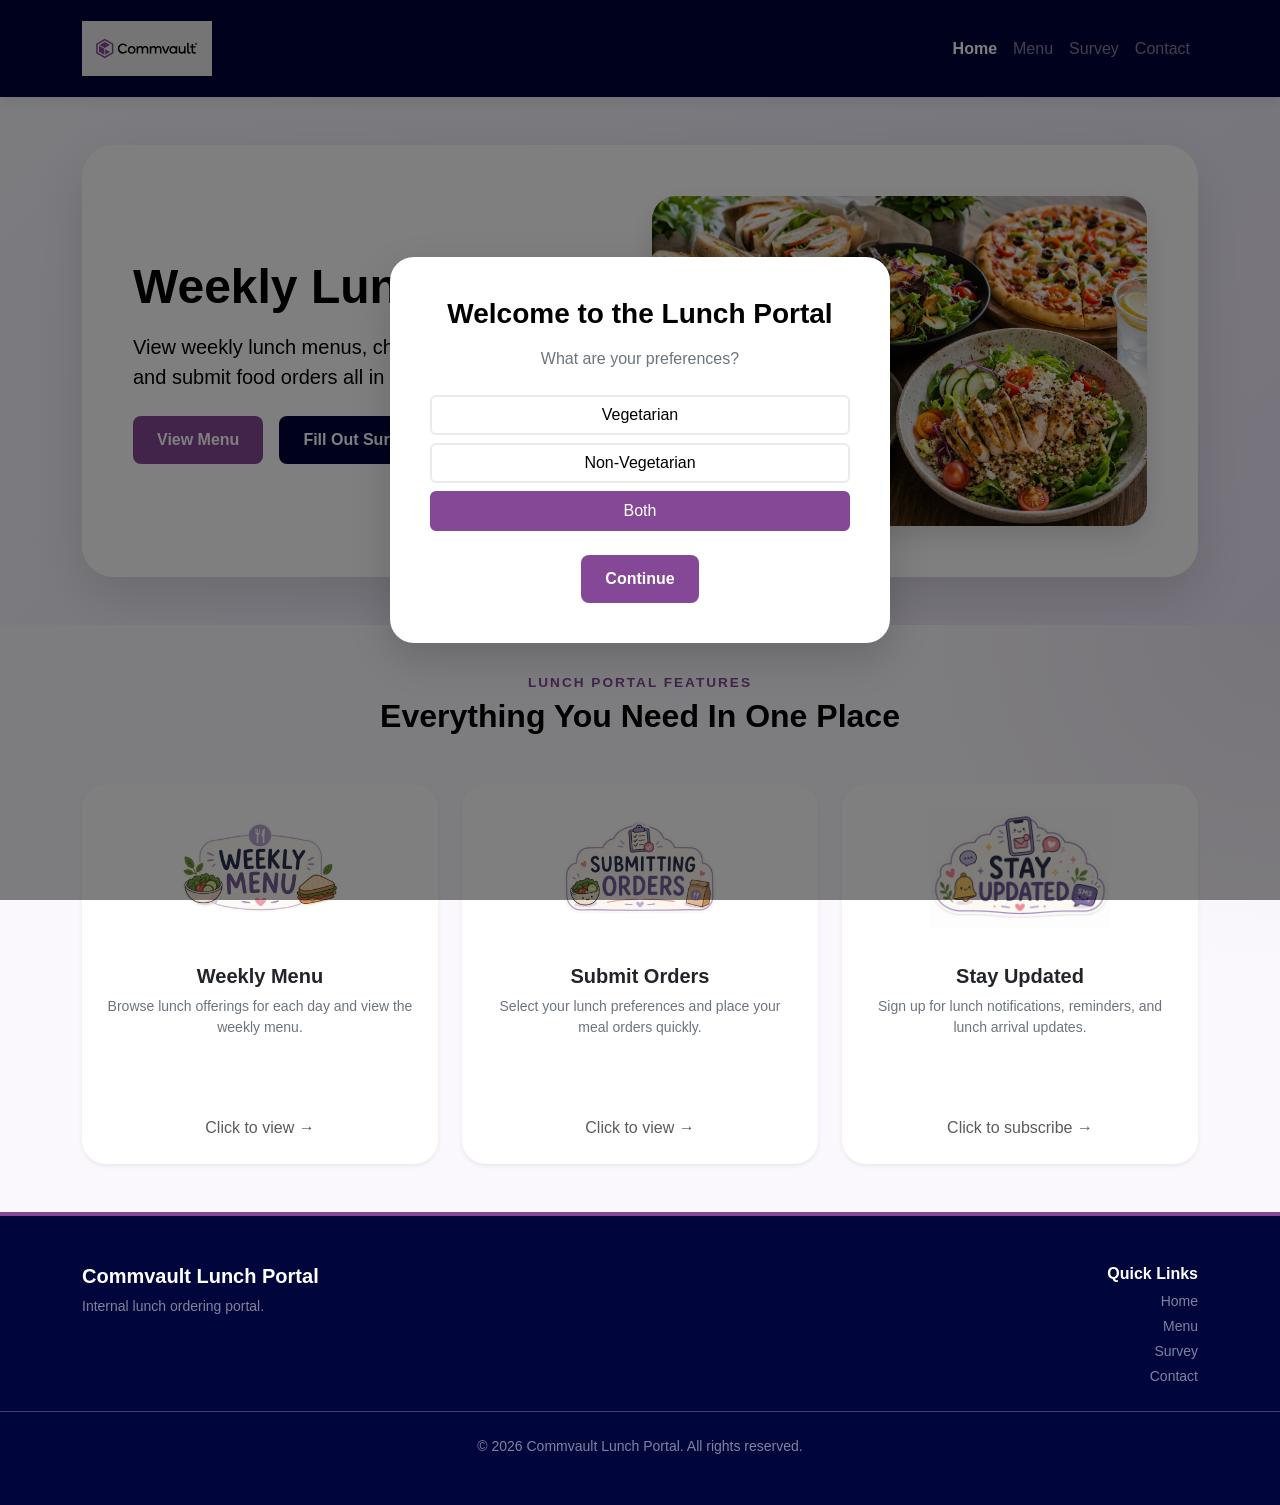
<file: index.html>
<!DOCTYPE html>
<html lang="en">

<head>
    <meta charset="UTF-8">
    <meta name="viewport" content="width=device-width, initial-scale=1.0">
    <title>Commvault Lunch Portal</title>
    <link href="https://cdn.jsdelivr.net/npm/bootstrap@5.3.2/dist/css/bootstrap.min.css" rel="stylesheet">
    <link rel="stylesheet" href="styles.css">
</head>

<body>

    <div class="modal fade" id="preferenceModal" data-bs-backdrop="static" data-bs-keyboard="false" tabindex="-1">
        <div class="modal-dialog modal-dialog-centered">
            <div class="modal-content text-center border-0 p-4">
                <div class="modal-body">
                    <h3 class="fw-bold mb-3">Welcome to the Lunch Portal</h3>
                    <p class="text-secondary mb-4">What are your preferences?</p>
                    <div class="d-grid gap-2">
                        <input type="radio" class="btn-check" name="dietPreference" id="prefVeg" value="Vegetarian">
                        <label class="btn btn-outline-custom" for="prefVeg">Vegetarian</label>

                        <input type="radio" class="btn-check" name="dietPreference" id="prefNonVeg" value="Non-Vegetarian">
                        <label class="btn btn-outline-custom" for="prefNonVeg">Non-Vegetarian</label>

                        <input type="radio" class="btn-check" name="dietPreference" id="prefBoth" value="Both" checked>
                        <label class="btn btn-outline-custom" for="prefBoth">Both</label>
                    </div>
                    <button id="submitPreferenceBtn" class="btn btn-primary-action mt-4 px-4">Continue</button>
                </div>
            </div>
        </div>
    </div>

   <nav class="navbar navbar-expand-lg custom-navbar py-3">

    <div class="container">

        <a class="navbar-brand" href="index.html">

            <img src="images/images/commvault-logo.svg"
                 alt="Commvault Logo"
                 class="navbar-logo">

        </a>

        <button class="navbar-toggler"
                type="button"
                data-bs-toggle="collapse"
                data-bs-target="#navbarNav">

            <span class="text-dark fw-bold fs-4">
    ☰
</span>


        </button>

        <div class="collapse navbar-collapse"
             id="navbarNav">

            <div class="navbar-nav ms-auto">

                <a class="nav-link active-link"
                   href="index.html">
                    Home
                </a>

                <a class="nav-link text-white-50"
                   href="menu.html">
                    Menu
                </a>

                <a class="nav-link text-white-50"
                   href="survey.html">
                    Survey
                </a>

                <a class="nav-link text-white-50"
                   href="contact.html">
                    Contact
                </a>

            </div>

        </div>

    </div>

</nav>
    <section class="hero-section py-5">
        <div class="container">
            <div class="hero-card">
                <div class="row align-items-center">
                    <div class="col-lg-6">
                        <h1 class="display-5 fw-bold mb-3">Weekly Lunch Portal</h1>
                        <p class="lead mb-4">
                            View weekly lunch menus, choose meal preferences, and submit food orders all in one place.
                        </p>
                        <div class="d-flex gap-3 flex-wrap">
                            <a href="menu.html" class="btn btn-primary-action px-4">View Menu</a>
                            <a href="survey.html" class="btn btn-dark-action px-4">Fill Out Survey</a>
                        </div>
                    </div>
                    <div class="col-lg-6 text-center">
                        <img src="Imageforhero.png" alt="Lunch Options" class="hero-image img-fluid">
                    </div>
                </div>
            </div>
        </div>
    </section>

    <section class="features-section py-5">
        <div class="container">
            <div class="text-center mb-5">
                <p class="section-tag mb-1">LUNCH PORTAL FEATURES</p>
                <h2 class="fw-bold">Everything You Need In One Place</h2>
            </div>

            <div class="row g-4 justify-content-center">
                <div class="col-lg-4 col-md-6">
                    <a href="menu.html" class="feature-link text-decoration-none text-dark">
                        <div class="card h-100 border-0 shadow-sm p-4 text-center feature-menu">
                            <img src="images/images/WeeklyMenu.png" alt="Weekly Menu" class="feature-image mx-auto" style="max-height: 120px; object-fit: contain;">
                            <h5 class="fw-bold mt-3">Weekly Menu</h5>
                            <p class="text-secondary small">Browse lunch offerings for each day and view the weekly menu.</p>
                            <p class="text-muted mb-0 mt-auto">Click to view →</p>
                        </div>
                    </a>
                </div>

                <div class="col-lg-4 col-md-6">
                    <a href="survey.html" class="feature-link text-decoration-none text-dark">
                        <div class="card h-100 border-0 shadow-sm p-4 text-center feature-survey">
                            <img src="images/images/sumbitorders.png" alt="Submit Orders" class="feature-image mx-auto" style="max-height: 120px; object-fit: contain;">
                            <h5 class="fw-bold mt-3">Submit Orders</h5>
                            <p class="text-secondary small">Select your lunch preferences and place your meal orders quickly.</p>
                            <p class="text-muted mb-0 mt-auto">Click to view →</p>
                        </div>
                    </a>
                </div>

                <div class="col-lg-4 col-md-6">
                    <div class="card h-100 border-0 shadow-sm p-4 text-center feature-card" data-bs-toggle="modal" data-bs-target="#updatesModal" style="cursor: pointer;">
                        <img src="images/images/stayupdated.png" alt="Stay Updated" class="feature-image mx-auto" style="max-height: 120px; object-fit: contain;">
                        <h5 class="fw-bold mt-3">Stay Updated</h5>
                        <p class="text-secondary small">Sign up for lunch notifications, reminders, and lunch arrival updates.</p>
                        <p class="text-muted mb-0 mt-auto">Click to subscribe →</p>
                    </div>
                </div>
            </div>
        </div>
    </section>

    <div class="modal fade" id="updatesModal" tabindex="-1">
        <div class="modal-dialog modal-dialog-centered">
            <div class="modal-content p-4">
                <div class="modal-body">
                    <h3 class="fw-bold mb-3">Lunch Notifications</h3>
                    <p class="text-secondary mb-4">
                        Receive updates when orders are placed, food arrives, menu changes occur, or announcements are made.
                    </p>
                    <form id="updatesForm">
                        <div class="mb-3">
                            <label for="subscriberName" class="form-label fw-bold">Full Name</label>
                            <input type="text" class="form-control" id="subscriberName" required>
                        </div>
                        <div class="mb-3">
                            <label for="subscriberPhone" class="form-label fw-bold">Phone Number</label>
                            <input type="tel" class="form-control" id="subscriberPhone" required>
                        </div>
                        <button type="submit" class="btn btn-primary-action w-100">Subscribe</button>
                    </form>
                </div>
            </div>
        </div>
    </div>

    <div class="modal fade" id="subscribeSuccessModal" tabindex="-1">
        <div class="modal-dialog modal-dialog-centered">
            <div class="modal-content text-center p-4">
                <div class="modal-body">
                    <h3 class="fw-bold text-success mb-3">Subscription Successful</h3>
                    <p class="text-secondary">
                        You will now receive lunch notifications, menu updates, and food arrival alerts.
                    </p>
                    <button class="btn btn-primary-action px-4" data-bs-dismiss="modal">Close</button>
                </div>
            </div>
        </div>
    </div>

    <footer class="custom-footer py-5 text-white">
        <div class="container">
            <div class="row g-4">
                <div class="col-md-6">
                    <h5 class="fw-bold">Commvault Lunch Portal</h5>
                    <p class="text-white-50 small mb-0">Internal lunch ordering portal.</p>
                </div>
                <div class="col-md-6 text-md-end">
                    <h6 class="fw-bold text-white mb-2">Quick Links</h6>
                    <a href="index.html" class="text-white-50 text-decoration-none d-block small mb-1">Home</a>
                    <a href="menu.html" class="text-white-50 text-decoration-none d-block small mb-1">Menu</a>
                    <a href="survey.html" class="text-white-50 text-decoration-none d-block small mb-1">Survey</a>
                    <a href="contact.html" class="text-white-50 text-decoration-none d-block small">Contact</a>
                </div>
            </div>
        </div>
<hr class="border-light opacity-25 my-4">

<div class="text-center text-white-50 small">

    © 2026 Commvault Lunch Portal. All rights reserved.

</div>

    </footer>

    

    <!-- STAY UPDATED OFFCANVAS -->

<div class="offcanvas offcanvas-end"
     tabindex="-1"
     id="stayUpdatedCanvas">

    <div class="offcanvas-header">

        <h5 class="offcanvas-title fw-bold">
            Lunch Notifications 
        </h5>

        <button type="button"
                class="btn-close"
                data-bs-dismiss="offcanvas">
        </button>

    </div>

    <div class="offcanvas-body text-center">

        <img src="images/images/stayupdated.png"
             alt="Stay Updated"
             class="img-fluid mb-4">

        <p class="text-secondary">

            Stay informed about:

        </p>

        <ul class="list-unstyled mb-4">

            <li> Weekly Menu Updates</li>

            <li> Order Deadlines</li>

            <li> Lunch Arrival Notifications</li>

            <li> Special Lunch Events</li>

        </ul>

        <a href="#"
           data-bs-toggle="modal"
           data-bs-target="#updatesModal"
           class="btn btn-primary-action w-100 mb-2">

            Subscribe Now

        </a>

        <button class="btn btn-outline-secondary w-100"
                data-bs-dismiss="offcanvas">

            Maybe Later

        </button>

    </div>

</div>
<script src="https://cdn.jsdelivr.net/npm/bootstrap@5.3.2/dist/js/bootstrap.bundle.min.js"></script>
    <script src="script.js"></script>
</body>

</html>
</file>
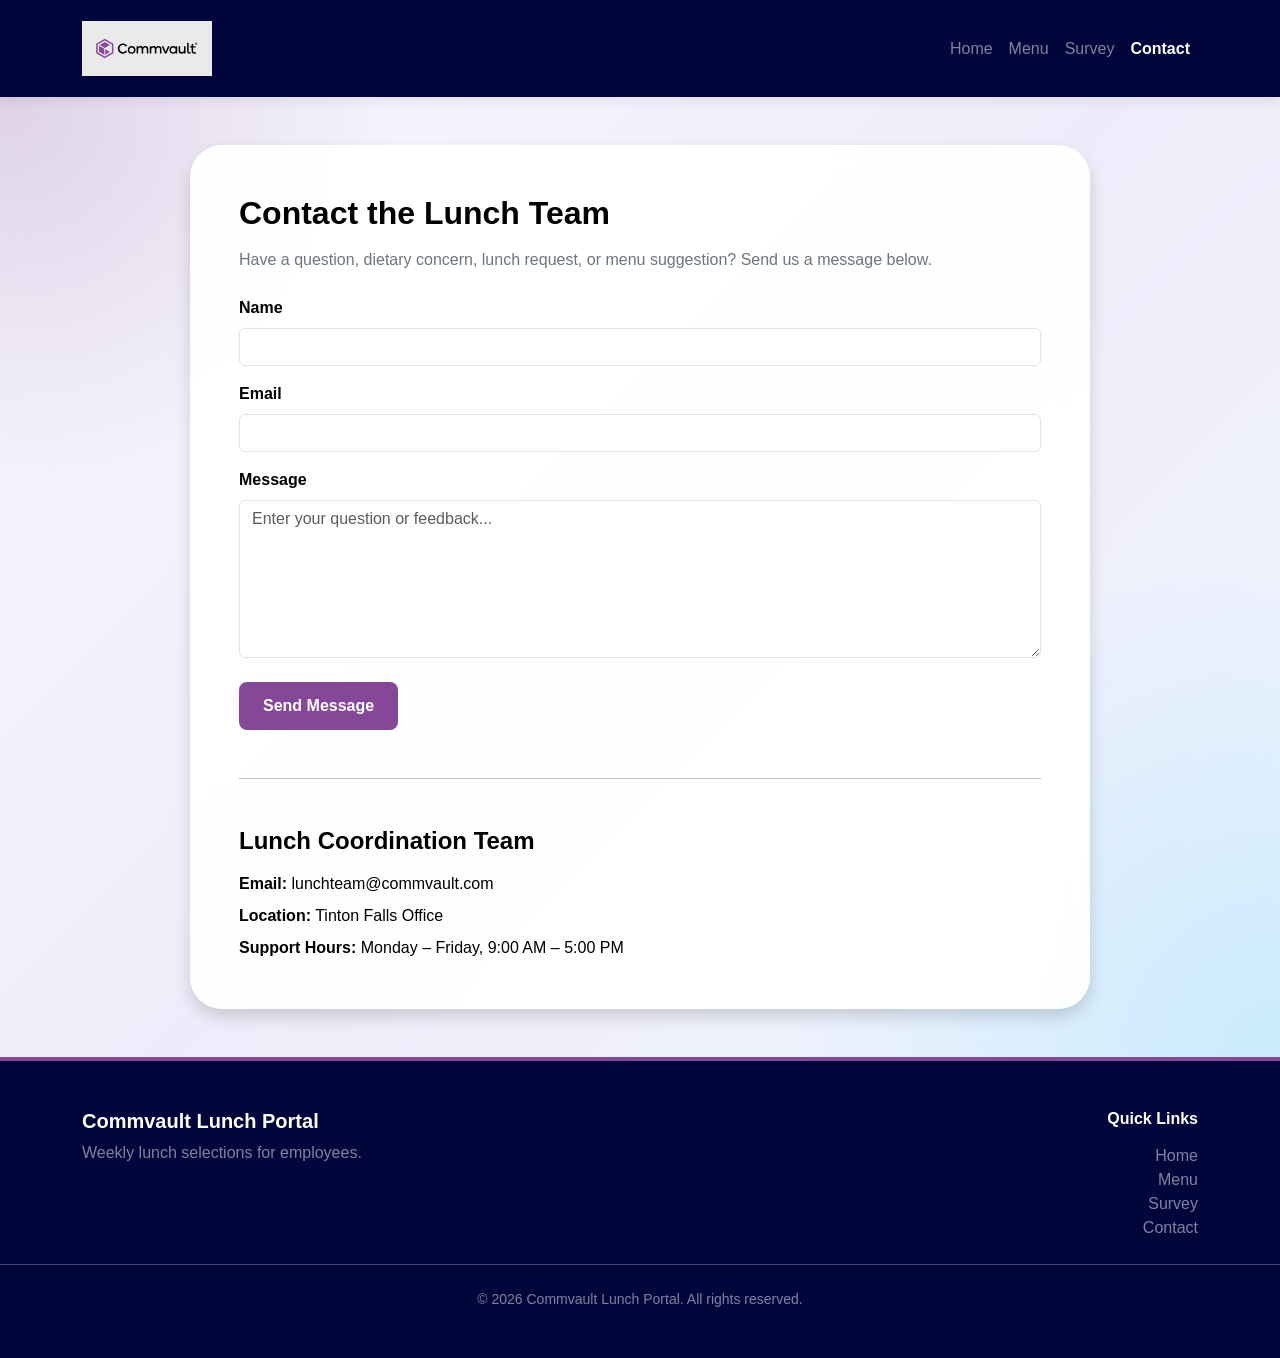
<file: contact.html>
<!DOCTYPE html>
<html lang="en">

<head>

    <meta charset="UTF-8">
    <meta name="viewport" content="width=device-width, initial-scale=1.0">

    <title>Commvault Lunch Portal | Contact</title>

    <link href="https://cdn.jsdelivr.net/npm/bootstrap@5.3.2/dist/css/bootstrap.min.css"
          rel="stylesheet">

    <link rel="stylesheet" href="styles.css">

</head>

<body>
<!-- NAVBAR -->

  <nav class="navbar navbar-expand-lg custom-navbar py-3">

    <div class="container">

        <a class="navbar-brand" href="index.html">

            <img src="images/images/commvault-logo.svg"
                 alt="Commvault Logo"
                 class="navbar-logo">

        </a>

        <button class="navbar-toggler"
                type="button"
                data-bs-toggle="collapse"
                data-bs-target="#navbarNav">

           <span class="text-dark fw-bold fs-4">
    ☰
</span>


        </button>

        <div class="collapse navbar-collapse"
             id="navbarNav">

            <div class="navbar-nav ms-auto">

                <a class="nav-link text-white-50"
                   href="index.html">
                    Home
                </a>

                <a class="nav-link text-white-50"
                   href="menu.html">
                    Menu
                </a>

                <a class="nav-link text-white-50"
                   href="survey.html">
                    Survey
                </a>

                <a class="nav-link active-link "
                   href="contact.html">
                    Contact
                </a>

            </div>

        </div>

    </div>

</nav>

    <!-- CONTACT SECTION -->

    <section class="survey-section py-5">

        <div class="container">

            <div class="survey-card-wrapper mx-auto bg-white p-5 shadow"
                 style="max-width: 900px;">

                <h2 class="fw-bold mb-3">
                    Contact the Lunch Team
                </h2>

                <p class="text-secondary mb-4">
                    Have a question, dietary concern, lunch request, or menu suggestion?
                    Send us a message below.
                </p>

                <form id="contactForm">

                    <div class="mb-3">

                        <label class="form-label fw-bold">
                            Name
                        </label>

                        <input type="text"
                               class="form-control"
                               required>

                    </div>

                    <div class="mb-3">

                        <label class="form-label fw-bold">
                            Email
                        </label>

                        <input type="email"
                               class="form-control"
                               required>

                    </div>

                    <div class="mb-4">

                        <label class="form-label fw-bold">
                            Message
                        </label>

                        <textarea class="form-control"
                                  rows="6"
                                  placeholder="Enter your question or feedback..."
                                  required></textarea>

                    </div>

                    <button type="submit"
                            class="btn btn-primary-action px-4">

                        Send Message

                    </button>

                </form>

                <hr class="my-5">

                <h4 class="fw-bold mb-3">
                    Lunch Coordination Team
                </h4>

                <p class="mb-2">
                    <strong>Email:</strong>
                    lunchteam@commvault.com
                </p>

                <p class="mb-2">
                    <strong>Location:</strong>
                    Tinton Falls Office
                </p>

                <p class="mb-0">
                    <strong>Support Hours:</strong>
                    Monday – Friday, 9:00 AM – 5:00 PM
                </p>

            </div>

        </div>

    </section>

    <!-- SUCCESS MODAL -->

    <div class="modal fade"
         id="contactSuccessModal"
         tabindex="-1"
         aria-hidden="true">

        <div class="modal-dialog modal-dialog-centered">

            <div class="modal-content text-center p-4">

                <div class="modal-body">

                    <h3 class="fw-bold mb-3">
                        Message Sent!
                    </h3>

                    <p>
                        Thank you for contacting the lunch team.
                        We will review your message shortly.
                    </p>

                    <button class="btn btn-primary-action"
                            data-bs-dismiss="modal">

                        Close

                    </button>

                </div>

            </div>

        </div>

    </div>

    <!-- FOOTER -->

  <!-- FOOTER -->

    <footer class="custom-footer py-5 text-white">

        <div class="container">

            <div class="row">

                <div class="col-md-6">

                    <h5 class="fw-bold">
                        Commvault Lunch Portal
                    </h5>

                    <p class="text-white-50">
                        Weekly lunch selections for employees.
                    </p>

                </div>

                <div class="col-md-6 text-md-end">

                    <h6 class="fw-bold mb-3">
                        Quick Links
                    </h6>

                    <a href="index.html"
                       class="text-white-50 text-decoration-none d-block">
                        Home
                    </a>

                    <a href="menu.html"
                       class="text-white-50 text-decoration-none d-block">
                        Menu
                    </a>

                    <a href="survey.html"
                       class="text-white-50 text-decoration-none d-block">
                        Survey
                    </a>

                    <a href="contact.html"
                       class="text-white-50 text-decoration-none d-block">
                        Contact
                    </a>

                </div>

            </div>

        </div>
<hr class="border-light opacity-25 my-4">

<div class="text-center text-white-50 small">

    © 2026 Commvault Lunch Portal. All rights reserved.

</div>
    </footer>

    <script src="https://cdn.jsdelivr.net/npm/bootstrap@5.3.2/dist/js/bootstrap.bundle.min.js"></script>

    <script src="script.js"></script>

</body>

</html>
</file>
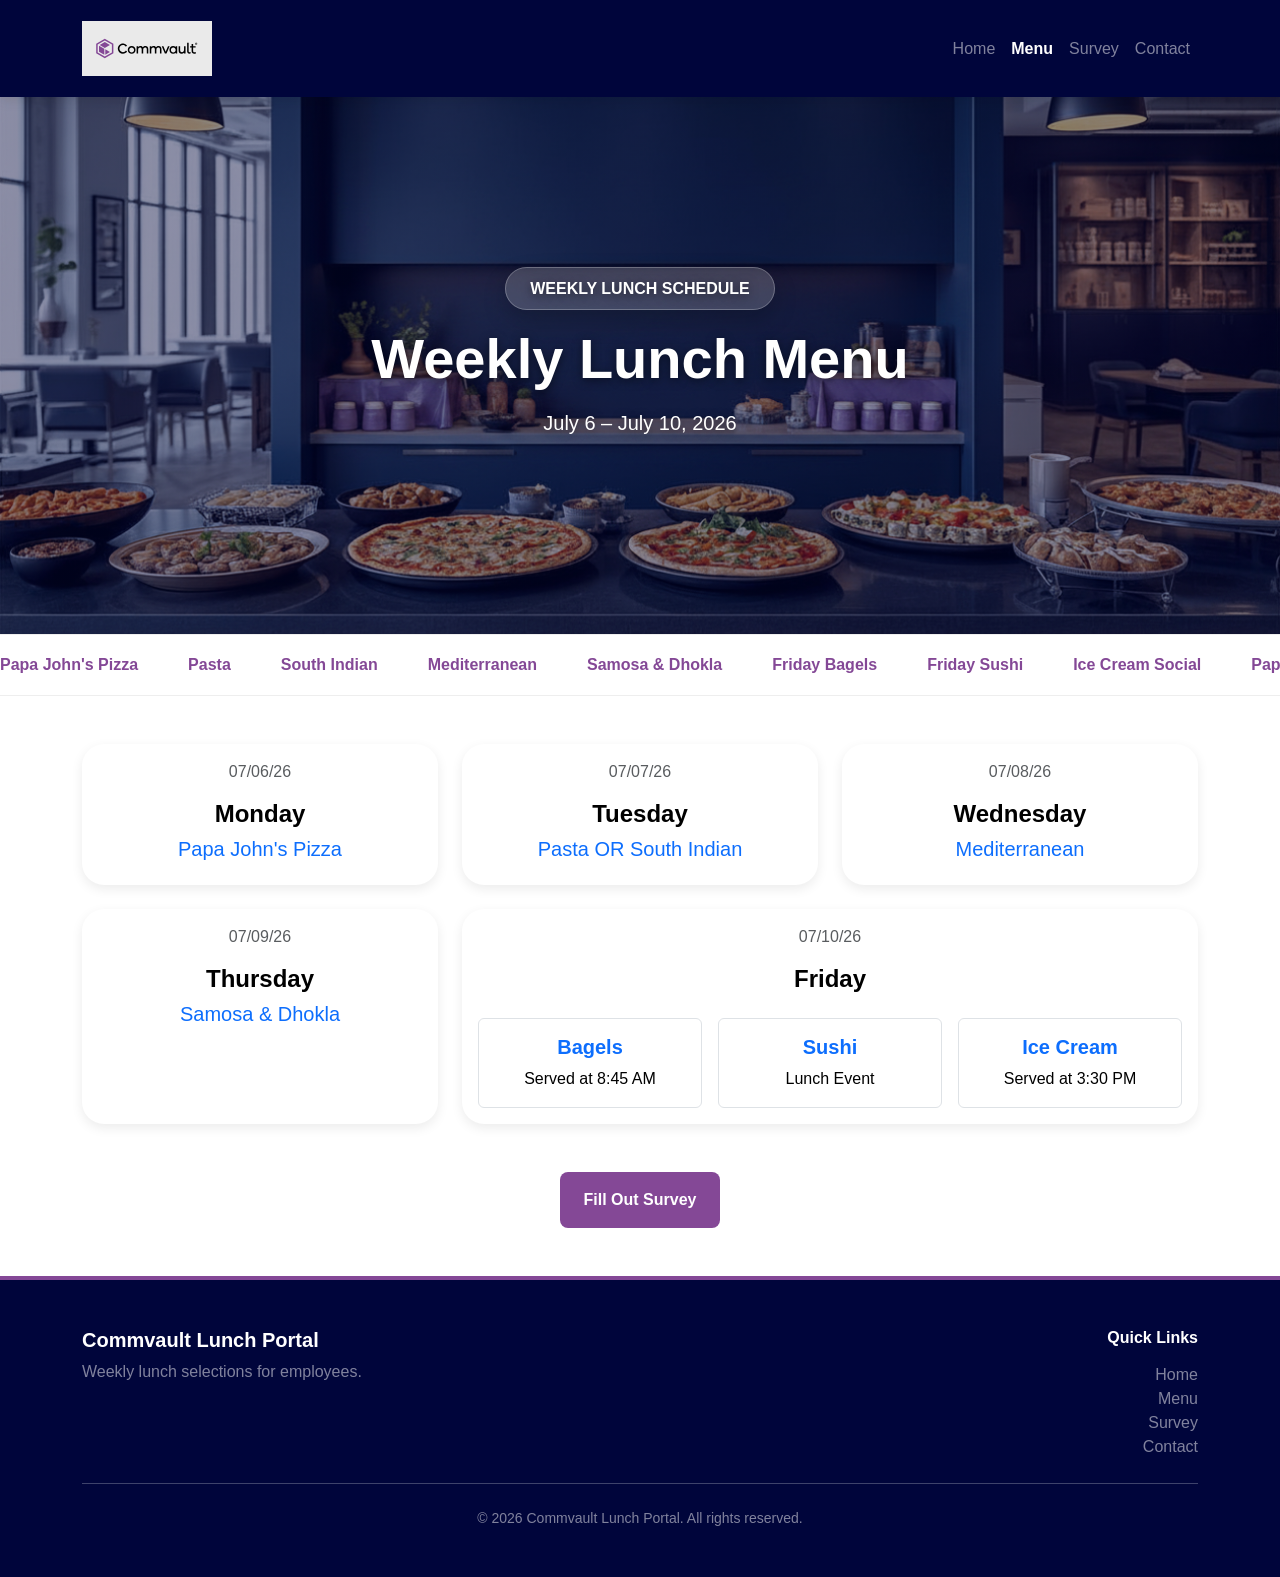
<file: menu.html>
<!DOCTYPE html>
<html lang="en">

<head>

    <meta charset="UTF-8">
    <meta name="viewport" content="width=device-width, initial-scale=1.0">

    <title>Commvault Lunch Portal | Menu</title>

    <link href="https://cdn.jsdelivr.net/npm/bootstrap@5.3.2/dist/css/bootstrap.min.css" rel="stylesheet">

    <link rel="stylesheet" href="styles.css">

</head>

<body>

    <!-- NAVBAR -->

    <nav class="navbar navbar-expand-lg custom-navbar py-3">

    <div class="container">

        <a class="navbar-brand" href="index.html">

            <img src="images/images/commvault-logo.svg"
                 alt="Commvault Logo"
                 class="navbar-logo">

        </a>

       <button class="navbar-toggler"
        type="button"
        data-bs-toggle="collapse"
        data-bs-target="#navbarNav">

    <span class="text-dark fw-bold fs-4">
    ☰
</span>


</button>

        <div class="collapse navbar-collapse"
             id="navbarNav">

            <div class="navbar-nav ms-auto">

                <a class="nav-link text-white-50"
                   href="index.html">
                    Home
                </a>

                <a class="nav-link active-link "
                   href="menu.html">
                    Menu
                </a>

                <a class="nav-link text-white-50"
                   href="survey.html">
                    Survey
                </a>

                <a class="nav-link text-white-50"
                   href="contact.html">
                    Contact
                </a>

            </div>

        </div>

    </div>

</nav>

  <!-- HERO -->

<section class="menu-hero">

    <div class="hero-overlay">

        <div class="container text-center">

            <span class="hero-pill">
                 WEEKLY LUNCH SCHEDULE
            </span>

            <h1 class="display-4 fw-bold mt-4">
                Weekly Lunch Menu
            </h1>

            <p class="lead mt-3">
                July 6 – July 10, 2026
            </p>

        </div>

    </div>

</section>

<!-- FOOD TICKER -->

<section class="food-ticker">

    <div class="ticker-track">

        <span>Papa John's Pizza</span>
        <span> Pasta</span>
        <span> South Indian</span>
        <span> Mediterranean</span>
        <span> Samosa & Dhokla</span>
        <span> Friday Bagels</span>
        <span> Friday Sushi</span>
        <span> Ice Cream Social</span>

        <span> Papa John's Pizza</span>
        <span> Pasta</span>
        <span> South Indian</span>
        <span> Mediterranean</span>
        <span> Samosa & Dhokla</span>
        <span> Friday Bagels</span>
        <span> Friday Sushi</span>
        <span> Ice Cream Social</span>

    </div>

</section>


    <!-- MENU -->

    <section class="py-5 bg-white">

        <div class="container">

            <div class="row g-4">

                <!-- MONDAY -->

                <div class="col-lg-4 col-md-6">

                    <div class="card menu-card-custom h-100 border-0">

                        <div class="card-body text-center">

                            <p class="text-muted">
                                07/06/26
                            </p>

                            <h4 class="fw-bold">
                                Monday
                            </h4>

                            <h5 class="text-primary">
                                Papa John's Pizza
                            </h5>

                        </div>

                    </div>

                </div>

                <!-- TUESDAY -->

                <div class="col-lg-4 col-md-6">

                    <div class="card menu-card-custom h-100 border-0">

                        <div class="card-body text-center">

                            <p class="text-muted">
                                07/07/26
                            </p>

                            <h4 class="fw-bold">
                                Tuesday
                            </h4>

                            <h5 class="text-primary">
                                Pasta OR South Indian
                            </h5>

                        </div>

                    </div>

                </div>

                <!-- WEDNESDAY -->

                <div class="col-lg-4 col-md-6">

                    <div class="card menu-card-custom h-100 border-0">

                        <div class="card-body text-center">

                            <p class="text-muted">
                                07/08/26
                            </p>

                            <h4 class="fw-bold">
                                Wednesday
                            </h4>

                            <h5 class="text-primary">
                                Mediterranean
                            </h5>

                        </div>

                    </div>

                </div>

                <!-- THURSDAY -->

                <div class="col-lg-4 col-md-6">

                    <div class="card menu-card-custom h-100 border-0">

                        <div class="card-body text-center">

                            <p class="text-muted">
                                07/09/26
                            </p>

                            <h4 class="fw-bold">
                                Thursday
                            </h4>

                            <h5 class="text-primary">
                                Samosa &amp; Dhokla
                            </h5>

                        </div>

                    </div>

                </div>
<!-- FRIDAY -->

<div class="col-lg-8 col-md-12">

    <div class="card menu-card-custom border-0">

        <div class="card-body">

            <div class="text-center mb-4">

                <p class="text-muted">
                    07/10/26
                </p>

                <h4 class="fw-bold">
                    Friday
                </h4>

            </div>

            <div class="row g-3">

                <div class="col-md-4">

                    <div class="border rounded p-3 text-center">

                        <h5 class="text-primary fw-bold">
                            Bagels
                        </h5>

                        <p class="mb-0">
                            Served at 8:45 AM
                        </p>

                    </div>

                </div>

                <div class="col-md-4">

                    <div class="border rounded p-3 text-center">

                        <h5 class="text-primary fw-bold">
                            Sushi
                        </h5>

                        <p class="mb-0">
                            Lunch Event
                        </p>

                    </div>

                </div>

                <div class="col-md-4">

                    <div class="border rounded p-3 text-center">

                        <h5 class="text-primary fw-bold">
                            Ice Cream
                        </h5>

                        <p class="mb-0">
                            Served at 3:30 PM
                        </p>

                    </div>

                </div>

            </div>

        </div>

    </div>

</div>

            <div class="text-center mt-5">

                <a href="survey.html"
                   class="btn btn-primary-action px-4 py-3">

                    Fill Out Survey

                </a>

            </div>

        </div>

    </section>

    <!-- FOOTER -->

    <footer class="custom-footer py-5 text-white">

    <div class="container">

        <div class="row">

            <div class="col-md-6">

                <h5 class="fw-bold">
                    Commvault Lunch Portal
                </h5>

                <p class="text-white-50">
                    Weekly lunch selections for employees.
                </p>

            </div>

            <div class="col-md-6 text-md-end">

                <h6 class="fw-bold mb-3">
                    Quick Links
                </h6>

                <a href="index.html"
                   class="text-white-50 text-decoration-none d-block">
                    Home
                </a>

                <a href="menu.html"
                   class="text-white-50 text-decoration-none d-block">
                    Menu
                </a>

                <a href="survey.html"
                   class="text-white-50 text-decoration-none d-block">
                    Survey
                </a>

                <a href="contact.html"
                   class="text-white-50 text-decoration-none d-block">
                    Contact
                </a>

            </div>

        </div>

        <hr class="border-light opacity-25 my-4">

        <div class="text-center text-white-50 small">

            © 2026 Commvault Lunch Portal. All rights reserved.

        </div>

    </div>

</footer>

<script src="https://cdn.jsdelivr.net/npm/bootstrap@5.3.2/dist/js/bootstrap.bundle.min.js"></script>

<script src="script.js"></script>

</body>

</html>
</file>
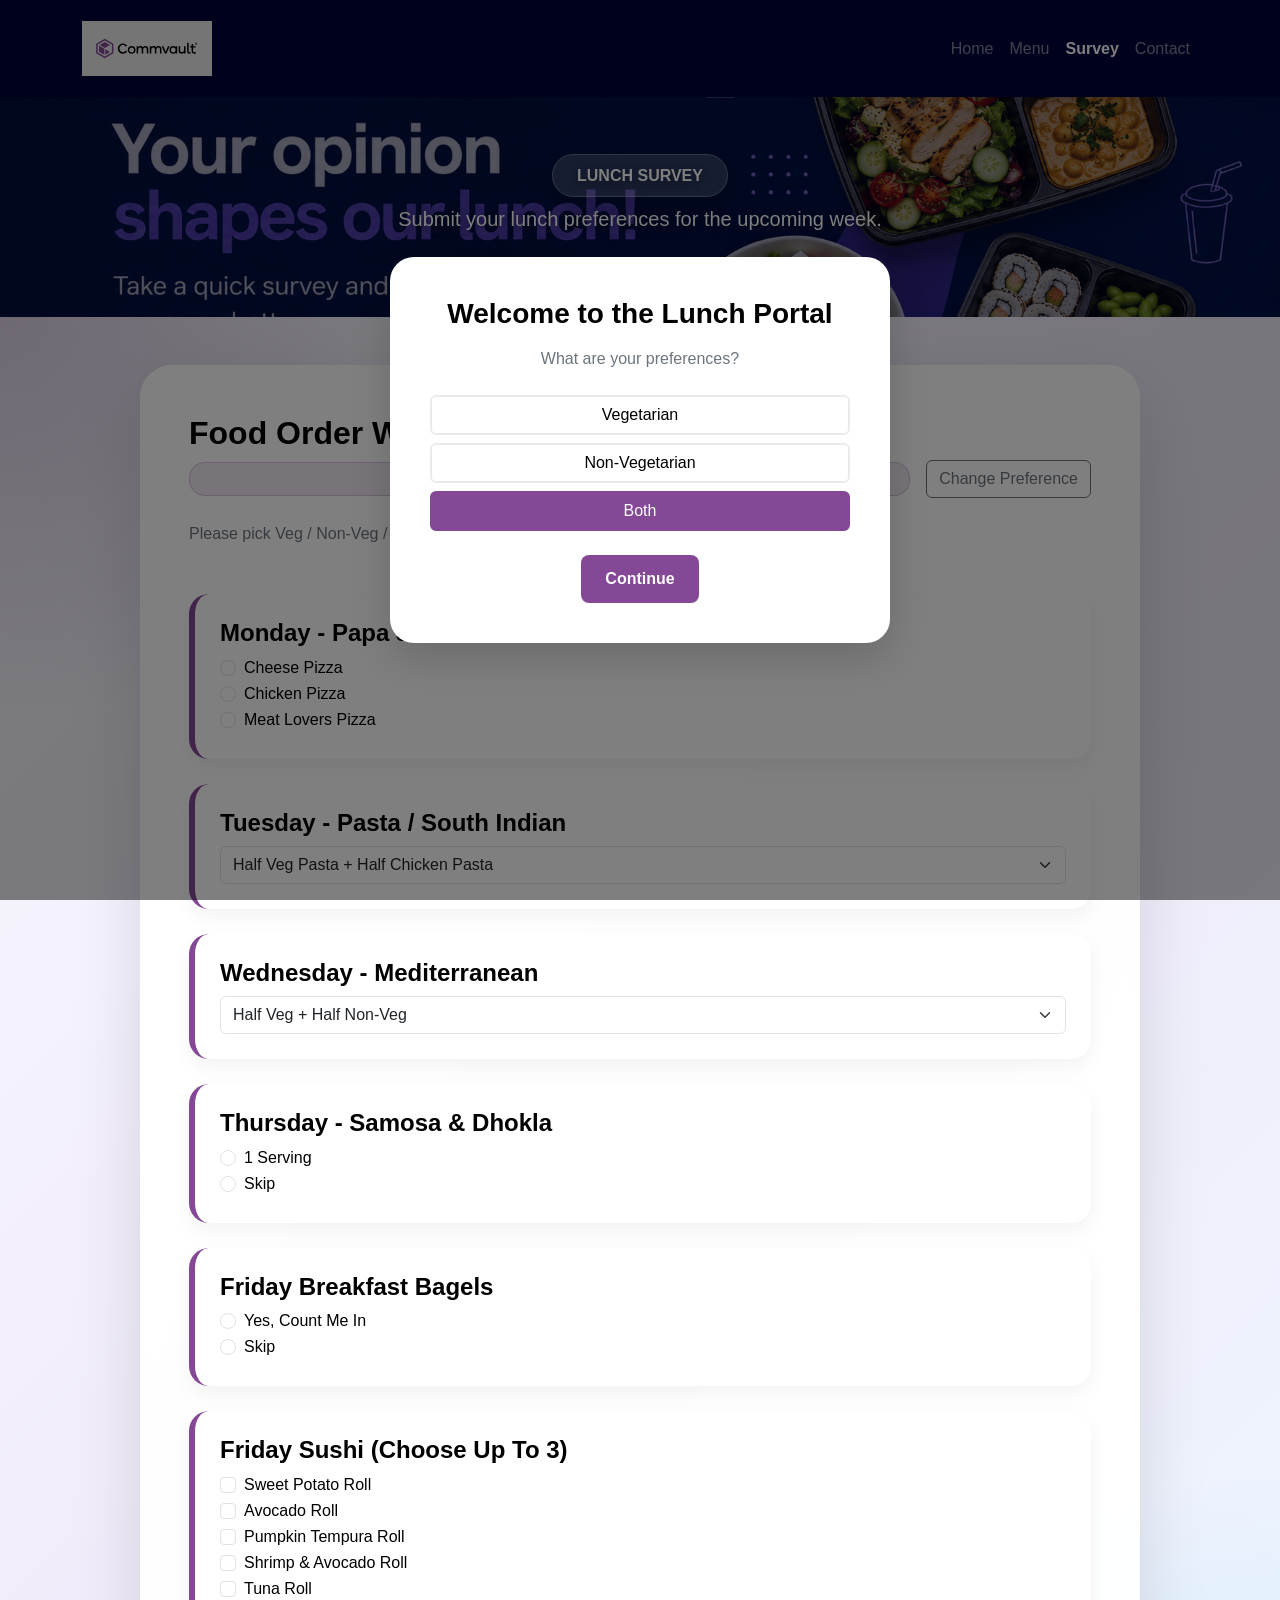
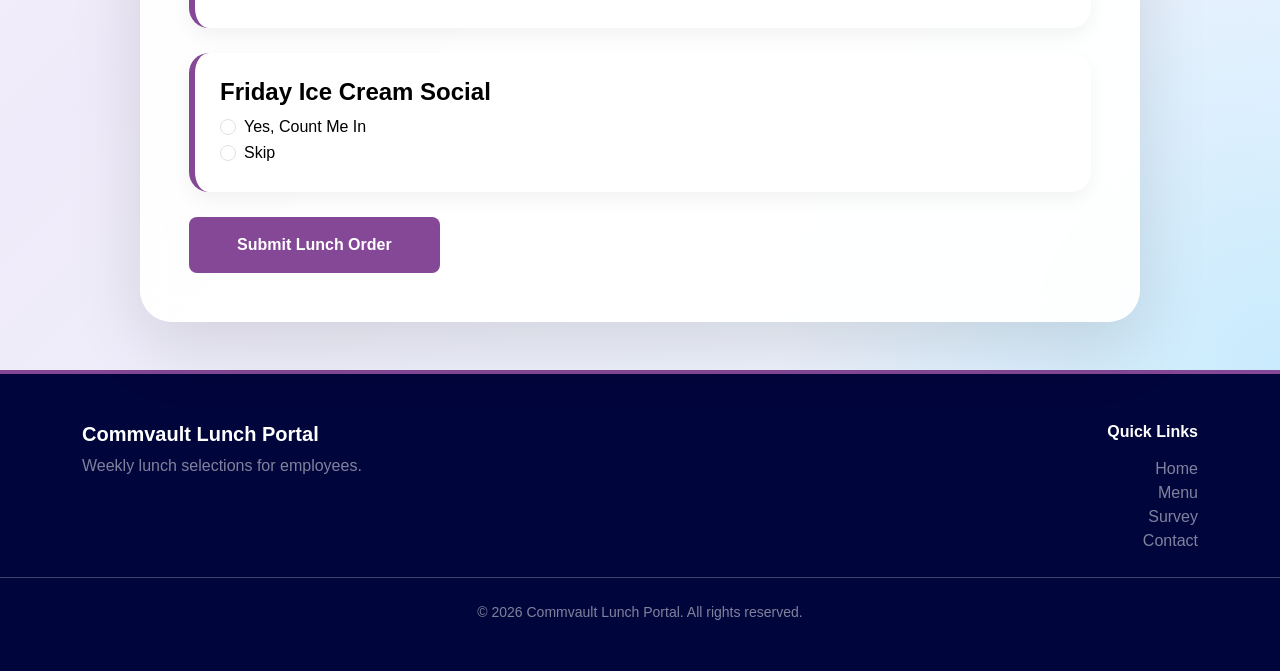
<file: survey.html>
<!DOCTYPE html>
<html lang="en">

<head>

    <meta charset="UTF-8">
    <meta name="viewport" content="width=device-width, initial-scale=1.0">

    <title>Commvault Lunch Portal | Survey</title>

    <link href="https://cdn.jsdelivr.net/npm/bootstrap@5.3.2/dist/css/bootstrap.min.css" rel="stylesheet">

    <link rel="stylesheet" href="styles.css">

   

</head>

<body>

  <nav class="navbar navbar-expand-lg custom-navbar py-3">

    <div class="container">

        <a class="navbar-brand" href="index.html">

            <img src="images/images/commvault-logo.svg"
                 alt="Commvault Logo"
                 class="navbar-logo">

        </a>

        <button class="navbar-toggler"
                type="button"
                data-bs-toggle="collapse"
                data-bs-target="#navbarNav">

           <span class="text-dark fw-bold fs-4">
    ☰
</span>


        </button>

        <div class="collapse navbar-collapse"
             id="navbarNav">

            <div class="navbar-nav ms-auto">

                <a class="nav-link text-white-50"
                   href="index.html">
                    Home
                </a>

                <a class="nav-link text-white-50"
                   href="menu.html">
                    Menu
                </a>

                <a class="nav-link active-link"
                   href="survey.html">
                    Survey
                </a>

                <a class="nav-link text-white-50"
                   href="contact.html">
                    Contact
                </a>

            </div>

        </div>

    </div>

</nav>
   
    <section class="survey-hero">

    <div class="hero-overlay">

        <div class="container text-center">

            <span class="hero-pill">
                 LUNCH SURVEY
            </span>

            <p class="lead mt-3">
                Submit your lunch preferences for the upcoming week.
            </p>

        </div>

    </div>

</section>

   <section class="survey-section py-5">

    <div class="container">

        <div class="survey-card-wrapper bg-white p-5">

            <h2 class="fw-bold mb-2">
                Food Order Week of July 6, 2026
            </h2>

<div class="d-flex justify-content-between align-items-center mb-4">

    <div id="preferenceBadge"
         class="alert alert-info mb-0 flex-grow-1 me-3">
    </div>

    <button
    class="btn btn-outline-secondary"
    data-bs-toggle="modal"
    data-bs-target="#preferenceModal">

    Change Preference

</button>
</div>


            <p class="text-secondary mb-5">
                Please pick Veg / Non-Veg / Skip so that we can get an accurate count.
            </p>

            <form id="lunchSurveyForm">

    <!-- MONDAY -->

    <div class="survey-question">

        <h4 class="fw-bold">
            Monday - Papa John's Pizza
        </h4>

        <div class="form-check">

            <input class="form-check-input"
                   type="radio"
                   id="mondayVeg"
                   name="monday"
                   value="Veg">

            <label class="form-check-label"
                   for="mondayVeg">

                Cheese Pizza

            </label>

        </div>

        <div class="form-check">

            <input class="form-check-input"
                   type="radio"
                   id="mondayChicken"
                   name="monday"
                   value="Chicken">

            <label class="form-check-label"
                   for="mondayChicken">

                Chicken Pizza

            </label>

        </div>

        <div class="form-check">

            <input class="form-check-input"
                   type="radio"
                   id="mondayMeat"
                   name="monday"
                   value="Meat Lovers">

            <label class="form-check-label"
                   for="mondayMeat">

                Meat Lovers Pizza

            </label>

        </div>

    </div>

    <!-- TUESDAY -->

    <div class="survey-question">

        <h4 class="fw-bold">
            Tuesday - Pasta / South Indian
        </h4>

        <select class="form-select"
                id="tuesdayChoice">

            <option value="both">
                Half Veg Pasta + Half Chicken Pasta
            </option>

            <option value="veg">
                Veg Pasta Only
            </option>

            <option value="nonveg">
                Chicken Pasta Only
            </option>

            <option value="southIndian">
                South Indian (Veg)
            </option>

            <option value="skip">
                Skip
            </option>

        </select>

    </div>

    <!-- WEDNESDAY -->

    <div class="survey-question">

        <h4 class="fw-bold">
            Wednesday - Mediterranean
        </h4>

        <select class="form-select"
                id="wednesdayChoice">

            <option value="both">
                Half Veg + Half Non-Veg
            </option>

            <option value="veg">
                Veg Only
            </option>

            <option value="nonveg">
                Non-Veg Only
            </option>

            <option value="skip">
                Skip
            </option>

        </select>

    </div>

    <!-- THURSDAY -->

    <div class="survey-question">

        <h4 class="fw-bold">
            Thursday - Samosa & Dhokla
        </h4>

        <div class="form-check">

            <input class="form-check-input"
                   type="radio"
                   name="thursday">

            <label class="form-check-label">
                1 Serving
            </label>

        </div>

        <div class="form-check">

            <input class="form-check-input"
                   type="radio"
                   name="thursday">

            <label class="form-check-label">
                Skip
            </label>

        </div>

    </div>

    <!-- FRIDAY BAGELS -->

   <div class="survey-question">

        <h4 class="fw-bold">
            Friday Breakfast Bagels
        </h4>

        <div class="form-check">

            <input class="form-check-input"
                   type="radio"
                   name="bagels">

            <label class="form-check-label">
                Yes, Count Me In
            </label>

        </div>

        <div class="form-check">

            <input class="form-check-input"
                   type="radio"
                   name="bagels">

            <label class="form-check-label">
                Skip
            </label>

        </div>

    </div>

    <!-- FRIDAY SUSHI -->

    <div class="survey-question">

        <h4 class="fw-bold">
            Friday Sushi (Choose Up To 3)
        </h4>

        <div class="form-check">
            <input class="form-check-input sushi-option"
                   type="checkbox">
            <label class="form-check-label">
                Sweet Potato Roll
            </label>
        </div>

        <div class="form-check">
            <input class="form-check-input sushi-option"
                   type="checkbox">
            <label class="form-check-label">
                Avocado Roll
            </label>
        </div>

        <div class="form-check">
            <input class="form-check-input sushi-option"
                   type="checkbox">
            <label class="form-check-label">
                Pumpkin Tempura Roll
            </label>
        </div>

        <div class="form-check">
            <input class="form-check-input sushi-option"
                   type="checkbox">
            <label class="form-check-label">
                Shrimp & Avocado Roll
            </label>
        </div>

        <div class="form-check">
            <input class="form-check-input sushi-option"
                   type="checkbox">
            <label class="form-check-label">
                Tuna Roll
            </label>
        </div>

    </div>

    <!-- ICE CREAM -->

    <div class="survey-question">

        <h4 class="fw-bold">
            Friday Ice Cream Social
        </h4>

        <div class="form-check">

            <input class="form-check-input"
                   type="radio"
                   name="icecream">

            <label class="form-check-label">
                Yes, Count Me In
            </label>

        </div>

        <div class="form-check">

            <input class="form-check-input"
                   type="radio"
                   name="icecream">

            <label class="form-check-label">
                Skip
            </label>

        </div>

    </div>

    <button type="submit"
            class="btn btn-primary-action px-5 py-3">

        Submit Lunch Order

    </button>

</form>

        </div>

    </div>

</section>

<div class="modal fade"
     id="surveySuccessModal"
     tabindex="-1">

    <div class="modal-dialog modal-dialog-centered">

        <div class="modal-content text-center p-4">

            <div class="modal-body">

                <h3 class="fw-bold text-success">
                    Order Submitted!
                </h3>

                <p class="text-secondary">

                    Your lunch selections have been recorded.

                </p>

                <button class="btn btn-primary-action"
                        data-bs-dismiss="modal">

                    Close

                </button>

            </div>

        </div>

    </div>

</div>
    </div>
<div class="modal fade" id="preferenceModal" data-bs-backdrop="static" data-bs-keyboard="false" tabindex="-1">
        <div class="modal-dialog modal-dialog-centered">
            <div class="modal-content text-center border-0 p-4">
                <div class="modal-body">
                    <h3 class="fw-bold mb-3">Welcome to the Lunch Portal</h3>
                    <p class="text-secondary mb-4">What are your preferences?</p>
                    <div class="d-grid gap-2">
                        <input type="radio" class="btn-check" name="dietPreference" id="prefVeg" value="Vegetarian">
                        <label class="btn btn-outline-custom" for="prefVeg">Vegetarian</label>

                        <input type="radio" class="btn-check" name="dietPreference" id="prefNonVeg" value="Non-Vegetarian">
                        <label class="btn btn-outline-custom" for="prefNonVeg">Non-Vegetarian</label>

                        <input type="radio" class="btn-check" name="dietPreference" id="prefBoth" value="Both" checked>
                        <label class="btn btn-outline-custom" for="prefBoth">Both</label>
                    </div>
                    <button id="submitPreferenceBtn" class="btn btn-primary-action mt-4 px-4">Continue</button>
                </div>
            </div>
        </div>
    </div>
    
      <!-- FOOTER -->

    <footer class="custom-footer py-5 text-white">

        <div class="container">

            <div class="row">

                <div class="col-md-6">

                    <h5 class="fw-bold">
                        Commvault Lunch Portal
                    </h5>

                    <p class="text-white-50">
                        Weekly lunch selections for employees.
                    </p>

                </div>

                <div class="col-md-6 text-md-end">

                    <h6 class="fw-bold mb-3">
                        Quick Links
                    </h6>

                    <a href="index.html"
                       class="text-white-50 text-decoration-none d-block">
                        Home
                    </a>

                    <a href="menu.html"
                       class="text-white-50 text-decoration-none d-block">
                        Menu
                    </a>

                    <a href="survey.html"
                       class="text-white-50 text-decoration-none d-block">
                        Survey
                    </a>

                    <a href="contact.html"
                       class="text-white-50 text-decoration-none d-block">
                        Contact
                    </a>

                </div>

            </div>

        </div>
<hr class="border-light opacity-25 my-4">

<div class="text-center text-white-50 small">

    © 2026 Commvault Lunch Portal. All rights reserved.

</div>
    </footer>

   <script src="https://cdn.jsdelivr.net/npm/bootstrap@5.3.2/dist/js/bootstrap.bundle.min.js"></script>

<script src="script.js"></script>
    

</body>

</html>
</file>
<file: styles.css>
/* ==========================================================
   COMMVAULT LUNCH PORTAL DESIGN SYSTEM
========================================================== */

:root {

    /* Brand Colors */

    --midnight: #00053B;
    --crocus: #844896;
    --hover-state: #4F2B5A;

    /* Neutrals */

    --white: #FFFFFF;
    --fog: #EAEAEA;
    --black: #000000;
    --dark-gray: #333333;
    --light-gray: #777777;

    /* Accent Colors */

    --rose: #EA2C63;
    --grass: #40B42E;
    --water: #36BBF4;
    --sun: #EEC901;

    /* Shadows */

    --shadow-sm: 0 4px 12px rgba(0,0,0,.08);
    --shadow-md: 0 10px 25px rgba(0,0,0,.12);
    --shadow-lg: 0 15px 40px rgba(0,0,0,.16);

    /* Radius */

    --radius-sm: 8px;
    --radius-md: 16px;
    --radius-lg: 24px;

    /* Transitions */

    --transition: 0.3s ease;
}

/* ==========================================================
   GLOBAL
========================================================== */

*{
    margin:0;
    padding:0;
    box-sizing:border-box;
}

html{
    scroll-behavior:smooth;
}

body{
    font-family:"Segoe UI",sans-serif;
    background:var(--white);
    color:var(--black);
}

/* ==========================================================
   NAVBAR
========================================================== */

.custom-navbar{
    background:var(--midnight);
    box-shadow:var(--shadow-sm);
}
.navbar-toggler{

    border:1px solid rgba(255,255,255,.25);

    background:white;
}

.navbar-toggler:focus{

    box-shadow:none;
}

.logo-box{
    width:24px;
    height:24px;
    border-radius:4px;
    display:inline-block;
    background:var(--crocus);
}

.nav-link{
    transition:var(--transition);
}

.nav-link:hover{
    color:var(--white) !important;
}

.active-link{
    color:var(--white) !important;
    font-weight:600;
}

.btn-contact{
    background:var(--rose);
    border:none;
    border-radius:var(--radius-sm);
}

.btn-contact:hover{
    background:#c31f52;
    color:var(--white);
}
.navbar-logo{
    height:55px;
    width:auto;
    display:block;
}

/* ==========================================================
   HERO SECTION
========================================================== */

.hero-section{
    background:var(--fog);
    padding:80px 0;
}

.hero-card{
    background:var(--white);
    max-width:1200px;
    border-radius:var(--radius-lg);
    box-shadow:var(--shadow-lg);
    padding:50px;
}

.hero-image{
    width:100%;
    max-height:400px;
    object-fit:cover;
    border-radius:var(--radius-lg);
    box-shadow:var(--shadow-md);
}

.btn-dark-action{
    background:var(--midnight);
    color:var(--white);
    border:none;
    border-radius:var(--radius-sm);
    transition:var(--transition);
}

.btn-dark-action:hover{
    background:var(--crocus);
    color:var(--white);
}

.max-w-sm{
    max-width:500px;
}

/* ==========================================================
   MODAL
========================================================== */

.modal-content{
    border-radius:var(--radius-lg);
    box-shadow:var(--shadow-lg);
}

.btn-primary-action{
    background:var(--crocus);
    color:var(--white);
    border:none;
    border-radius:var(--radius-sm);
    transition:var(--transition);
}

.btn-primary-action:hover{
    background:var(--hover-state);
    color:var(--white);
}

.btn-outline-custom{
    background:var(--white);
    border:2px solid var(--fog);
    color:var(--black);
}

.btn-check:checked + .btn-outline-custom{
    background:var(--crocus);
    border-color:var(--crocus);
    color:var(--white);
}

/* ==========================================================
   MENU PAGE
========================================================== */

.menu-card-custom{
    background:var(--white);
    color:var(--black);
    border-radius:var(--radius-md);
    box-shadow:var(--shadow-sm);
    transition:var(--transition);
}

.menu-card-custom:hover{
    transform:translateY(-5px);
    box-shadow:var(--shadow-md);
}

.img-mock-box{
    width:70px;
    height:70px;
    border-radius:12px;
    background:var(--fog);
    display:flex;
    align-items:center;
    justify-content:center;
    margin:auto;
}

.img-mock-box img{
    width:100%;
    height:100%;
    object-fit:cover;
    border-radius:12px;
}

.btn-survey-link{
    background:var(--crocus);
    color:var(--white);
    text-decoration:none;
    transition:var(--transition);
}

.btn-survey-link:hover{
    background:var(--hover-state);
    color:var(--white);
}

#menuDateRange{
    color:var(--light-gray);
}

/* ==========================================================
   SURVEY PAGE
========================================================== */

.survey-section{

    min-height:100vh;

    background:
        radial-gradient(
            circle at top left,
            rgba(132,72,150,.22),
            transparent 400px
        ),

        radial-gradient(
            circle at bottom right,
            rgba(54,187,244,.20),
            transparent 500px
        ),

        linear-gradient(
            135deg,
            #f8f9ff,
            #f0ebfa,
            #edf7ff
        );

    padding:80px 0;
}

.survey-card-wrapper{

    max-width:1000px;

    margin:auto;

    background:rgba(255,255,255,.95) !important;

    border-radius:32px;

    border:1px solid rgba(255,255,255,.75);

    box-shadow:
        0 25px 70px rgba(0,0,0,.12);

    backdrop-filter:blur(12px);
}
.survey-question{

    background:white;

    padding:25px;

    border-radius:20px;

    margin-bottom:25px;

    box-shadow:
        0 8px 20px rgba(0,0,0,.05);

    border-left:6px solid var(--crocus);
}

.survey-item label{
    line-height:1.5;
}

.form-check-input:checked{
    background-color:var(--crocus);
    border-color:var(--crocus);
}

.btn-submit-survey{
    background:var(--grass);
    border:none;
    border-radius:var(--radius-sm);
    transition:var(--transition);
}

.btn-submit-survey:hover{
    background:#2f8e21;
}

/* ==========================================================
   SUCCESS MODAL
========================================================== */

#successModal .modal-content{
    background:var(--fog);
}

#successModal .btn-link{
    transition:var(--transition);
}

#successModal .btn-link:hover{
    background:var(--white);
}

/* ==========================================================
   FOOTER
========================================================== */

.custom-footer{
    background:var(--midnight);
}

.custom-footer a{
    transition:var(--transition);
}

.custom-footer a:hover{
    color:var(--white) !important;
}

.custom-footer .logo-box{
    background:var(--white);
}

/* ==========================================================
   UTILITIES
========================================================== */

.tracking-tight{
    letter-spacing:-0.5px;
}

.tracking-wide{
    letter-spacing:1px;
}

.italic{
    font-style:italic;
}

/* ==========================================================
   RESPONSIVE
========================================================== */

@media (max-width: 992px){

    .hero-card{
        padding:30px;
        text-align:center;
    }

    .hero-image{
        margin-top:25px;
    }

}

@media (max-width: 768px){

    .navbar-nav{
        flex-direction:column !important;
        gap:10px !important;
        margin-top:15px;
    }

    .hero-card{
        padding:25px;
    }

    .survey-card-wrapper{
        padding:25px !important;
    }

}

/* ==========================================================
   HERO IMPROVEMENTS
========================================================== */

.hero-section{

    background:
        linear-gradient(
            135deg,
            #f8f9ff,
            #eee7fa
        );

    padding:90px 0;
}

.hero-card{

    background:rgba(255,255,255,.95);

    border-radius:32px;

    border:1px solid rgba(255,255,255,.6);

    box-shadow:
        0 20px 50px rgba(0,0,0,.12);
}

/* ==========================================================
   FEATURES SECTION
========================================================== */

.features-section{

    padding:90px 0;

    background:
        radial-gradient(
            circle at top right,
            rgba(132,72,150,.08),
            transparent 350px
        ),
        #faf8fd;
}

.section-tag{

    color:var(--crocus);

    font-weight:700;

    letter-spacing:2px;

    font-size:.85rem;

    margin-bottom:10px;
}

.feature-link{

    text-decoration:none;
    color:inherit;
}

.feature-image{

    width:180px;

    max-width:100%;

    height:auto;

    display:block;

    margin:0 auto 20px;

    transition:var(--transition);
}

.feature-menu,
.feature-survey,
.feature-card{

    min-height:380px;

    border-radius:24px !important;

    overflow:hidden;

    transition:all .3s ease;

    cursor:pointer;
}

.feature-menu{

    border-top:8px solid var(--water);
}

.feature-survey{

    border-top:8px solid var(--grass);
}

.feature-card{

    border-top:8px solid var(--sun);
}

.feature-menu:hover,
.feature-survey:hover,
.feature-card:hover{

    transform:translateY(-10px);

    box-shadow:
        0 20px 45px rgba(0,0,0,.15);
}

.feature-menu:hover .feature-image,
.feature-survey:hover .feature-image,
.feature-card:hover .feature-image{

    transform:scale(1.05);
}

/* ==========================================================
   BUTTONS
========================================================== */

.btn-primary-action,
.btn-dark-action{

    padding:12px 28px;

    font-weight:600;
}

/* ==========================================================
   FOOTER IMPROVEMENTS
========================================================== */

.custom-footer{

    background:var(--midnight);

    border-top:4px solid var(--crocus);
}
/* ==========================================================
   MENU PAGE ENHANCEMENTS
========================================================== */

.menu-hero{

    background:
        linear-gradient(
            rgba(0,5,59,.75),
            rgba(0,5,59,.75)
        ),
        url("menu-hero.jpg");

    background-size:cover;
    background-position:center;

    padding:140px 0;
}

.hero-overlay{

    color:white;

    text-shadow:
        0 2px 10px rgba(0,0,0,.5);
}

.hero-pill{

    background:rgba(255,255,255,.18);

    border:1px solid rgba(255,255,255,.25);

    padding:12px 24px;

    border-radius:999px;

    backdrop-filter:blur(12px);

    box-shadow:
        0 10px 25px rgba(0,0,0,.2);

    font-weight:600;
}

.food-ticker{

    overflow:hidden;

    background:white;

    padding:18px 0;

    border-top:1px solid #eee;

    border-bottom:1px solid #eee;
}

.ticker-track{

    display:flex;

    gap:50px;

    white-space:nowrap;

    animation:foodScroll 25s linear infinite;
}

.ticker-track span{

    color:var(--crocus);

    font-weight:600;
}

@keyframes foodScroll {

    from{
        transform:translateX(0);
    }

    to{
        transform:translateX(-50%);
    }
}

.menu-icon{

    font-size:2rem;

    margin-bottom:10px;
}

.menu-card-custom{

    border-radius:22px !important;

    transition:.3s ease;
}

.menu-card-custom:hover{

    transform:translateY(-8px);

    box-shadow:0 20px 40px rgba(0,0,0,.15);
}

.day-monday{
    border-top:6px solid #EA2C63 !important;
}

.day-tuesday{
    border-top:6px solid #36BBF4 !important;
}

.day-wednesday{
    border-top:6px solid #40B42E !important;
}

.day-thursday{
    border-top:6px solid #EEC901 !important;
}

.day-friday{
    border-top:6px solid #844896 !important;
}

.special-food-card{

    background:#fafafa;

    border:1px solid #ececec;

    border-radius:16px;

    padding:20px;

    text-align:center;

    height:100%;
}

.special-food-card h5{

    color:#844896;

    font-weight:700;
}

.menu-hero{

    background:
        linear-gradient(
            rgba(0,5,59,.45),
            rgba(0,5,59,.45)
        ),
        url("images/images/MenuI.png");

    background-size:cover;

    background-position:center;

    background-repeat:no-repeat;

    padding:180px 0;
}

.week-highlight{

    background:white;

    padding:14px 24px;

    border-radius:999px;

    font-weight:600;

    color:var(--crocus);

    box-shadow:
        0 10px 25px rgba(0,0,0,.08);
}

.survey-hero{

    background:
        linear-gradient(
            rgba(0,5,59,.35),
            rgba(0,5,59,.35)
        ),
        url("images/images/Surveyimg.png");

    background-size: cover;
    background-position: center;
    background-repeat: no-repeat;

    height: 220px;

    display: flex;
    align-items: center;
    justify-content: center;
}
/* Responsive container to embed your live survey link directly */
      .embed-container {

    position: relative;

    width: 100%;

    height: 900px;

    border-radius: 24px;

    overflow: hidden;

    border: 1px solid rgba(255,255,255,.6);

    box-shadow:
        0 20px 50px rgba(0,0,0,.12);
}
        .embed-container iframe {
            position: absolute;
            top: 0;
            left: 0;
            width: 100%;
            height: 100%;
            border: 0;
        }

        @media (max-width: 991px){

    .navbar-collapse{

        margin-top:15px;

        text-align:center;
    }

    .navbar-nav{

        gap:10px;
    }

    .nav-link{

        padding:10px 0;
    }

}

.navbar-toggler{

    background:white;

    border:none;
}

.navbar-toggler:focus{

    box-shadow:none;
}

@media (max-width:991px){

    .navbar-collapse{

        margin-top:15px;

        text-align:center;
    }

    .navbar-nav{

        align-items:center;
    }

    .navbar-logo{

        height:40px;
    }

}

.navbar-toggler-icon{

    filter: invert(1);
}

#preferenceBadge{

    background:
        rgba(132,72,150,.12);

    border:
        1px solid rgba(132,72,150,.25);

    color:
        var(--crocus);

    font-weight:600;

    border-radius:16px;

    padding:16px 20px;
}
</file>
